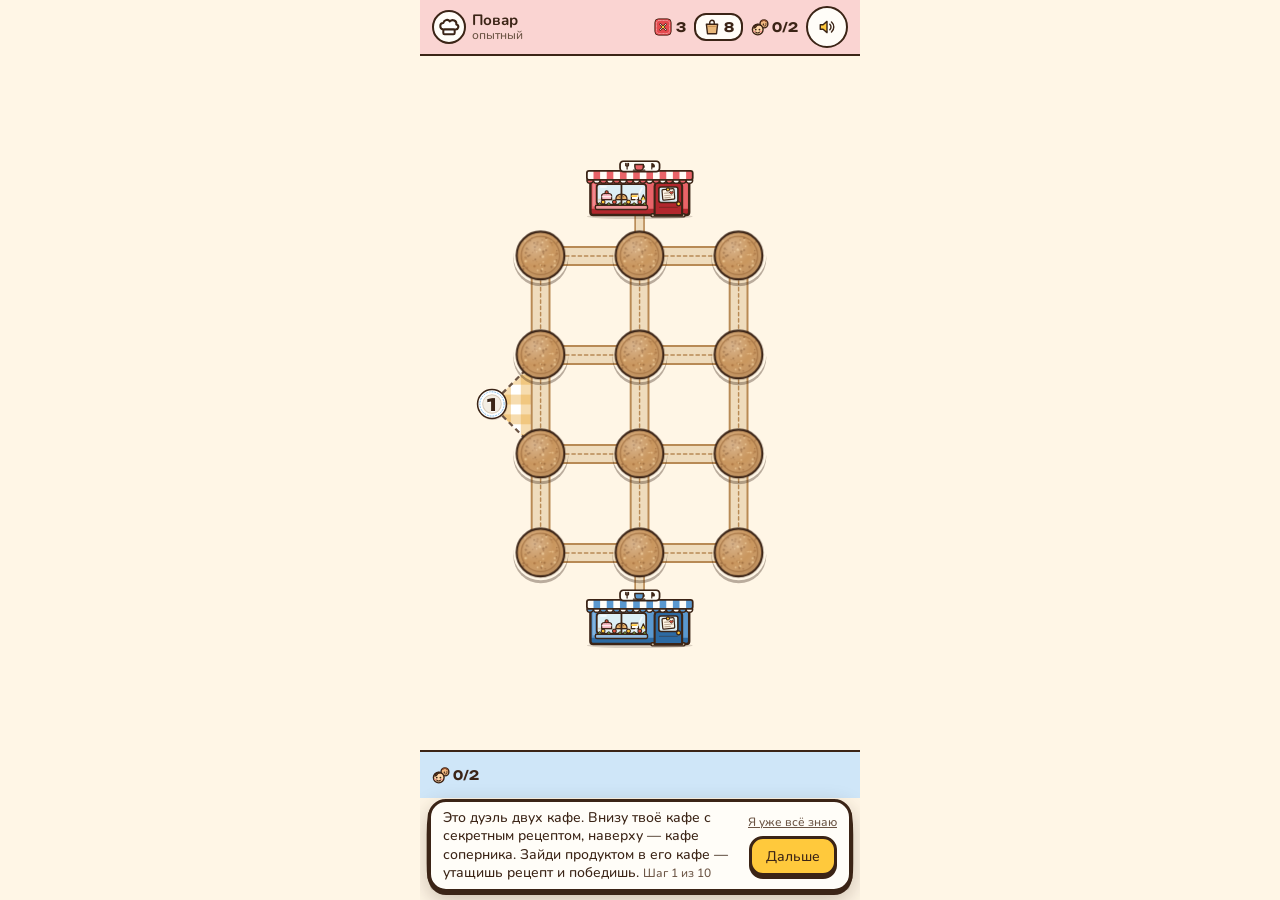
<file: index.html>
<!doctype html>
<html lang="ru">
  <head><meta name="robots" content="noindex">
    <meta charset="utf-8" />
    <meta name="viewport" content="width=device-width, initial-scale=1, viewport-fit=cover" />
    <meta name="theme-color" content="#FFF6E6" />
    <meta name="description" content="Два кафе спорят за гостей: выставляй продукты цепочкой от своего кафе, обслуживай столики или утащи секретный рецепт соперника. Дуэль с поваром или с другом." />
    <link rel="manifest" href="manifest.webmanifest" />
    <link rel="icon" href="icon-192.png" />
    <link rel="apple-touch-icon" href="icon-192.png" />
    <title>Кухонная дуэль</title>
    <script type="module" crossorigin src="./assets/main-Dsvoai9A.js"></script>
    <link rel="modulepreload" crossorigin href="./assets/net-BnhEGn1H.js">
    <link rel="stylesheet" crossorigin href="./assets/main-DQArNLX1.css">
  </head>
  <body>
    <main id="app"></main>
  </body>
</html>
</file>
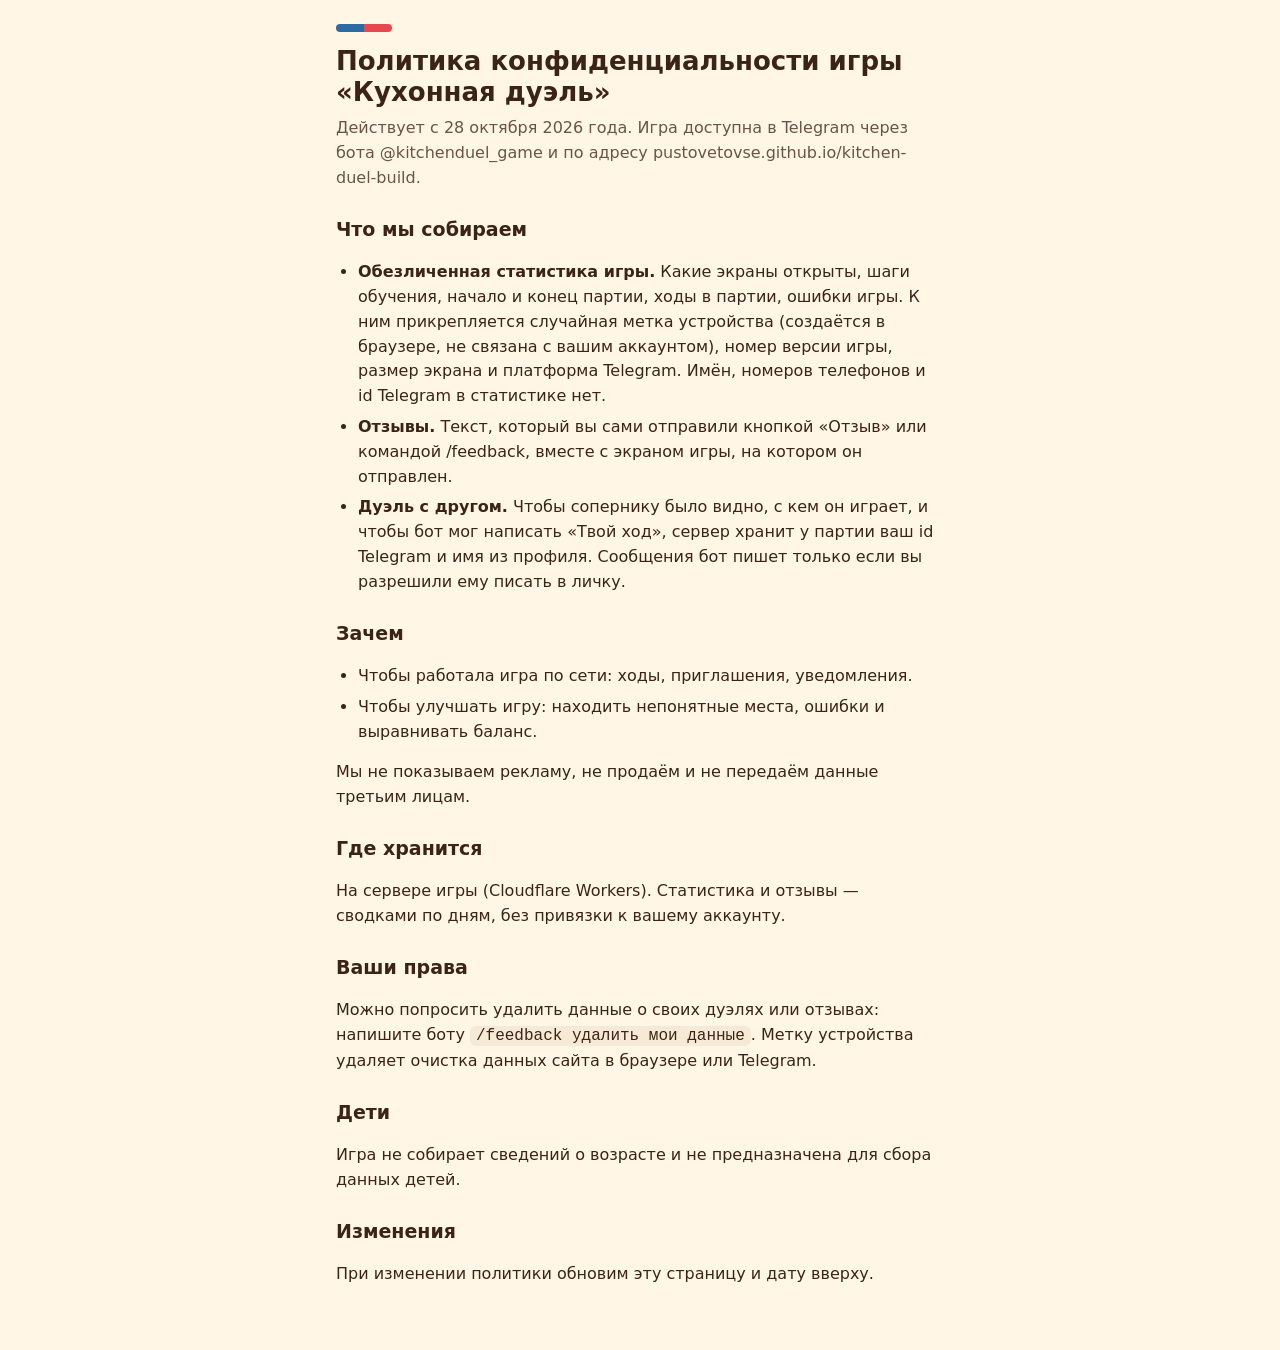
<file: privacy.html>
<!doctype html>
<html lang="ru">
<head>
<meta charset="utf-8" />
<meta name="viewport" content="width=device-width, initial-scale=1" />
<meta name="robots" content="noindex" />
<title>Политика конфиденциальности</title>
<style>
  /* Цвета и формы игры (client/style.css): кремовый стол, чернильный контур, твёрдая тень. Шрифты игры
     лежат в сборке под хешами, здесь — системные с тем же характером. */
  :root { --ink:#3b2416; --ink2:#6b5444; --cream:#fff6e6; --paper:#fffdf8; --tile:#f6ead6; --mustard:#ffc93c; --red:#e5484d; --blue-d:#2c6aa3; }
  * { box-sizing:border-box; }
  body { margin:0; background:var(--cream); color:var(--ink); font:16px/1.55 Nunito, system-ui, -apple-system, "Segoe UI", sans-serif; }
  main { max-width:640px; margin:0 auto; padding:24px 16px 48px; }
  h1 { font-size:26px; line-height:1.2; font-weight:900; margin:0 0 8px; }
  h1::before { content:""; display:block; width:56px; height:8px; margin-bottom:14px; border-radius:4px; background:linear-gradient(90deg, var(--blue-d) 50%, var(--red) 50%); }
  h2 { font-size:19px; font-weight:800; margin:24px 0 8px; }
  section, .card { background:var(--paper); border:3px solid var(--ink); border-radius:18px; box-shadow:0 4px 0 var(--ink); padding:4px 16px 8px; margin:16px 0; }
  p.lead { color:var(--ink2); margin:0 0 8px; }
  a { color:var(--blue-d); }
  ul, ol { padding-left:22px; }
  li { margin:6px 0; }
  .btn { display:inline-block; margin:12px 0 4px; padding:12px 22px; border-radius:16px; background:var(--mustard); color:var(--ink); border:3px solid var(--ink); box-shadow:0 4px 0 var(--ink); text-decoration:none; font-weight:800; }
  .btn:active { transform:translateY(3px); box-shadow:0 1px 0 var(--ink); }
  code { background:var(--tile); padding:1px 6px; border-radius:6px; }
</style>
</head>
<body>
<main>
  <h1>Политика конфиденциальности игры «Кухонная дуэль»</h1>
  <p class="lead">Действует с 28 октября 2026 года. Игра доступна в Telegram через бота @kitchenduel_game и по адресу pustovetovse.github.io/kitchen-duel-build.</p>

  <h2>Что мы собираем</h2>
  <ul>
    <li><b>Обезличенная статистика игры.</b> Какие экраны открыты, шаги обучения, начало и конец партии, ходы в партии, ошибки игры. К ним прикрепляется случайная метка устройства (создаётся в браузере, не связана с вашим аккаунтом), номер версии игры, размер экрана и платформа Telegram. Имён, номеров телефонов и id Telegram в статистике нет.</li>
    <li><b>Отзывы.</b> Текст, который вы сами отправили кнопкой «Отзыв» или командой /feedback, вместе с экраном игры, на котором он отправлен.</li>
    <li><b>Дуэль с другом.</b> Чтобы сопернику было видно, с кем он играет, и чтобы бот мог написать «Твой ход», сервер хранит у партии ваш id Telegram и имя из профиля. Сообщения бот пишет только если вы разрешили ему писать в личку.</li>
  </ul>

  <h2>Зачем</h2>
  <ul>
    <li>Чтобы работала игра по сети: ходы, приглашения, уведомления.</li>
    <li>Чтобы улучшать игру: находить непонятные места, ошибки и выравнивать баланс.</li>
  </ul>
  <p>Мы не показываем рекламу, не продаём и не передаём данные третьим лицам.</p>

  <h2>Где хранится</h2>
  <p>На сервере игры (Cloudflare Workers). Статистика и отзывы — сводками по дням, без привязки к вашему аккаунту.</p>

  <h2>Ваши права</h2>
  <p>Можно попросить удалить данные о своих дуэлях или отзывах: напишите боту <code>/feedback удалить мои данные</code>. Метку устройства удаляет очистка данных сайта в браузере или Telegram.</p>

  <h2>Дети</h2>
  <p>Игра не собирает сведений о возрасте и не предназначена для сбора данных детей.</p>

  <h2>Изменения</h2>
  <p>При изменении политики обновим эту страницу и дату вверху.</p>
</main>
</body>
</html>
</file>
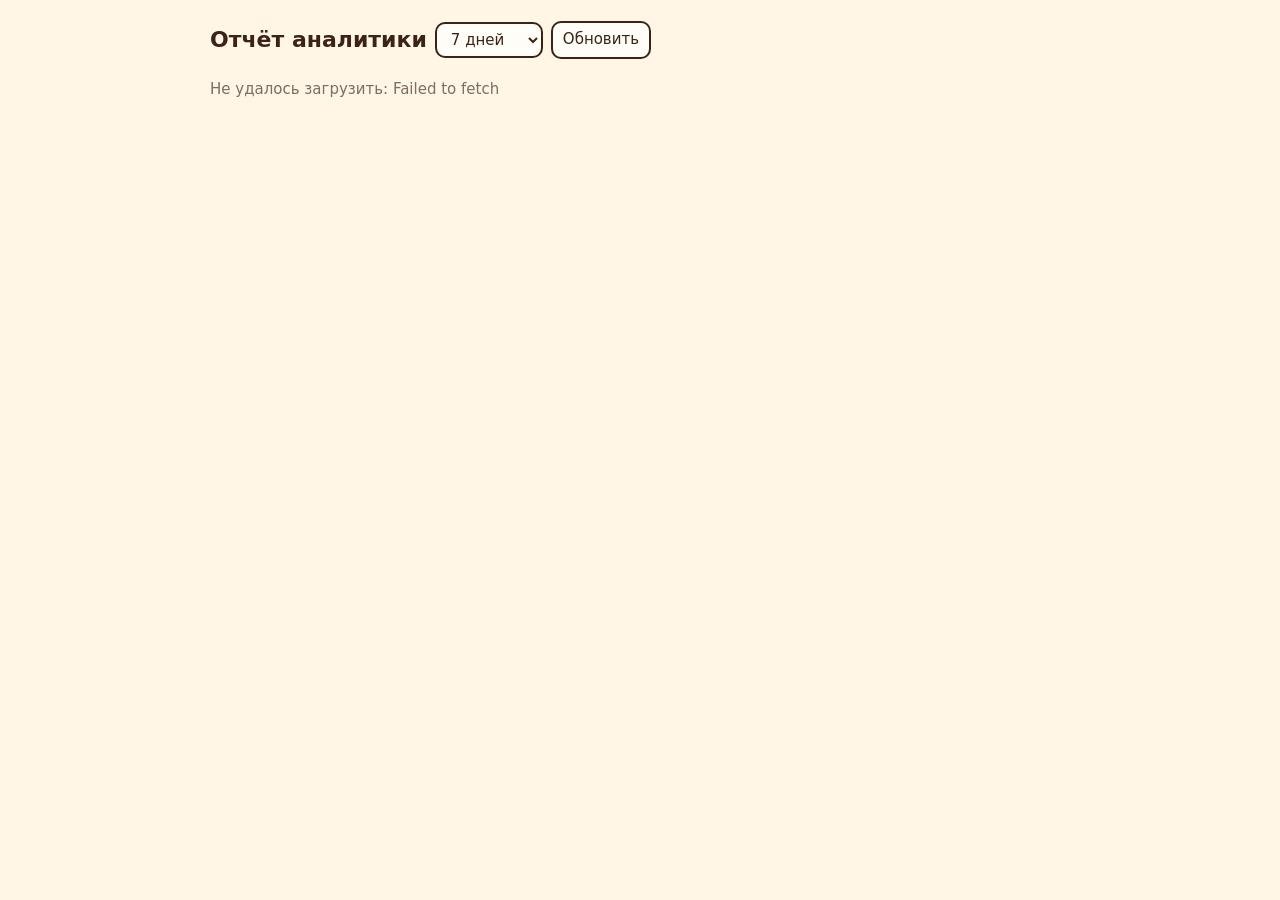
<file: report.html>
<!doctype html>
<html lang="ru">
  <head>
    <meta charset="utf-8" />
    <meta name="viewport" content="width=device-width, initial-scale=1" />
    <meta name="robots" content="noindex" />
    <title>Отчёт · Кухонная дуэль</title>
    <style>:root{--ink:#3b2416;--bg:#fff6e6;--card:#fffdf8;--line:#e6d4b8;--accent:#e5484d}body{background:var(--bg);color:var(--ink);margin:0;font:15px/1.45 system-ui,-apple-system,sans-serif}main{max-width:860px;margin:0 auto;padding:16px}header{flex-wrap:wrap;align-items:center;gap:8px;display:flex}h1{margin:8px 0;font-size:22px}h2{margin:22px 0 8px;font-size:17px}select,button{font:inherit;border:2px solid var(--ink);background:var(--card);color:var(--ink);border-radius:10px;padding:6px 10px}.wrap{background:var(--card);border:1px solid var(--line);border-radius:12px;overflow-x:auto}table{border-collapse:collapse;font-variant-numeric:tabular-nums;width:100%}th,td{border-bottom:1px solid var(--line);text-align:left;white-space:nowrap;padding:6px 10px}th{font-weight:700}li{margin:4px 0}em,.muted{opacity:.65}</style>
    <script type="module" crossorigin src="./assets/report-Cia1f382.js"></script>
    <link rel="modulepreload" crossorigin href="./assets/net-BnhEGn1H.js">
  </head>
  <body>
    <main>
      <header><h1>Отчёт аналитики</h1><select id="days"><option value="1">сегодня</option><option value="7" selected>7 дней</option><option value="30">30 дней</option></select><button id="reload">Обновить</button></header>
      <p class="muted" id="status">Загружаю…</p>
      <div id="out"></div>
    </main>
  </body>
</html>
</file>
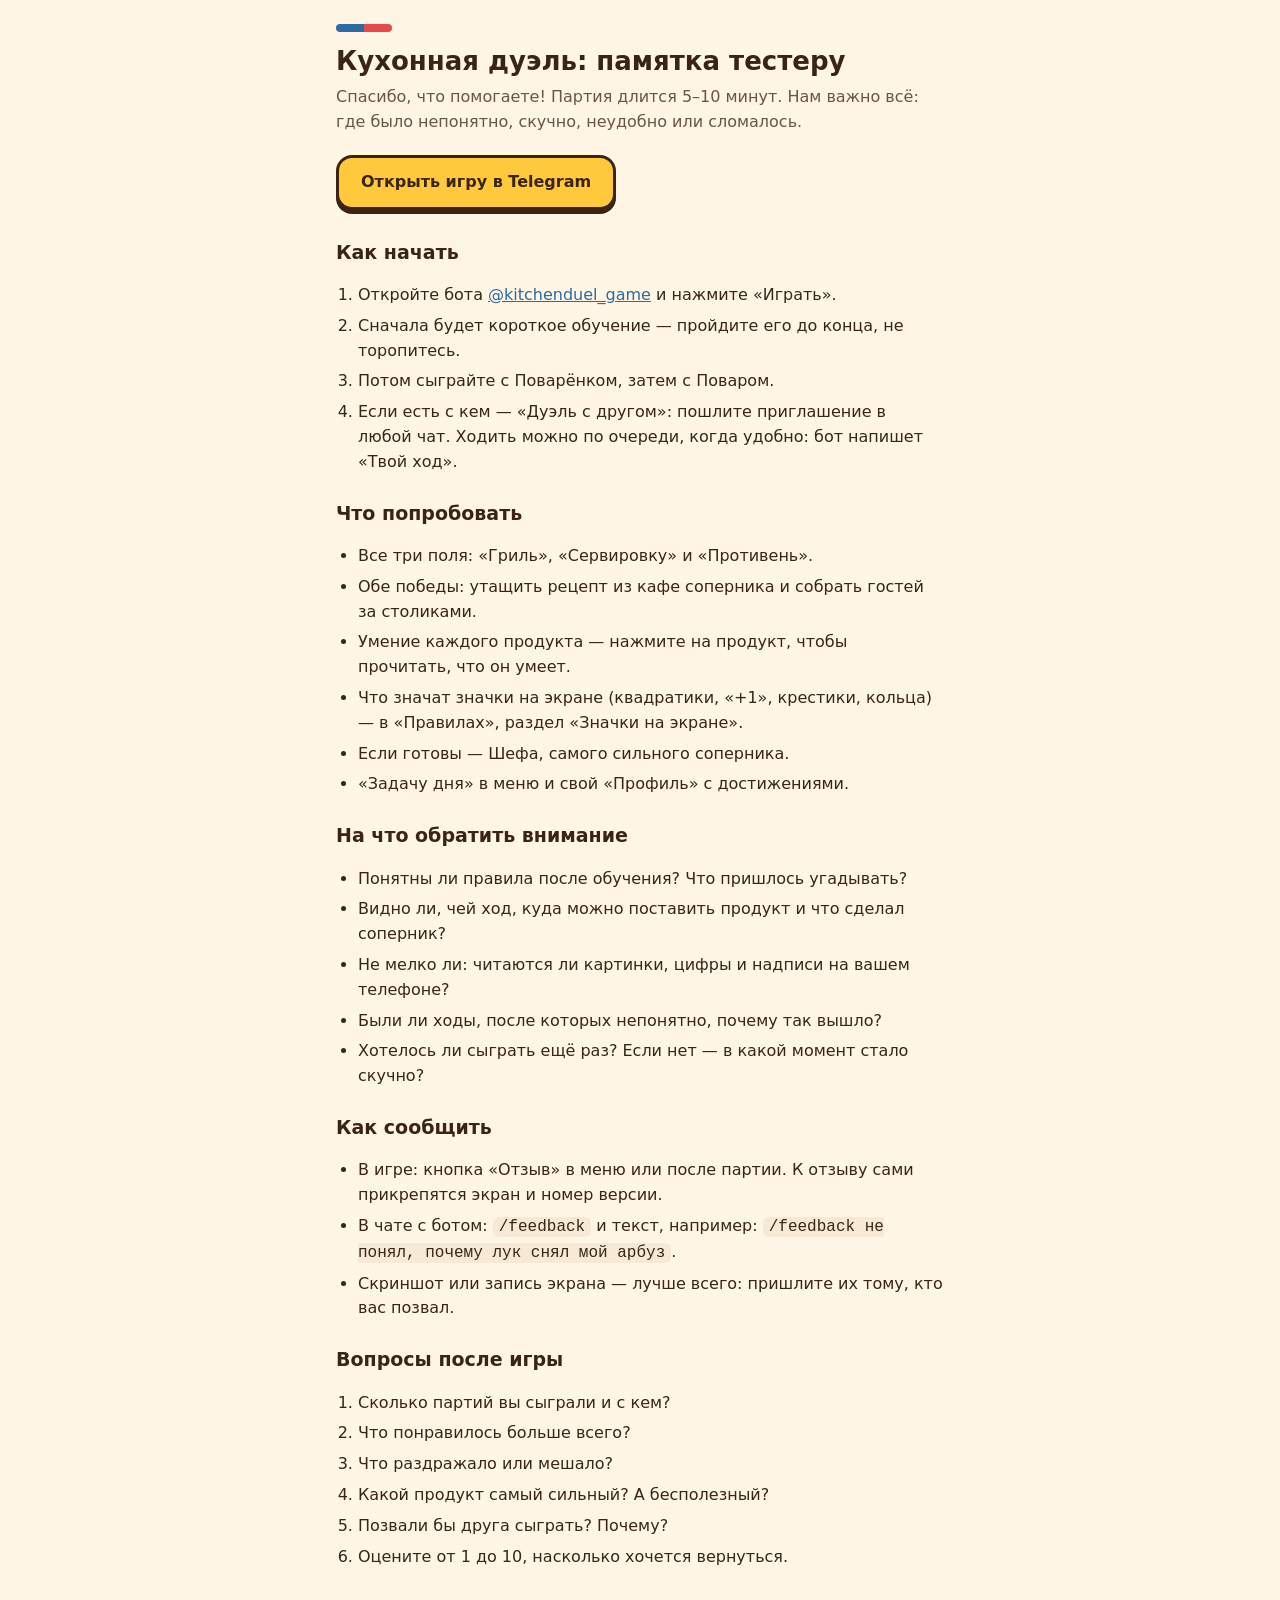
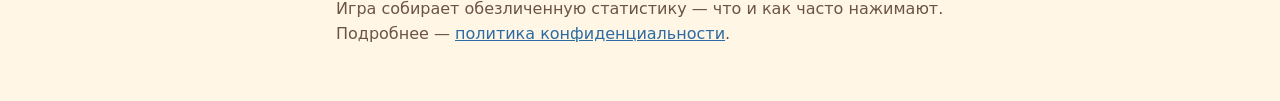
<file: testers.html>
<!doctype html>
<html lang="ru">
<head>
<meta charset="utf-8" />
<meta name="viewport" content="width=device-width, initial-scale=1" />
<meta name="robots" content="noindex" />
<title>Кухонная дуэль: памятка</title>
<style>
  /* Цвета и формы игры (client/style.css): кремовый стол, чернильный контур, твёрдая тень. Шрифты игры
     лежат в сборке под хешами, здесь — системные с тем же характером. */
  :root { --ink:#3b2416; --ink2:#6b5444; --cream:#fff6e6; --paper:#fffdf8; --tile:#f6ead6; --mustard:#ffc93c; --red:#e5484d; --blue-d:#2c6aa3; }
  * { box-sizing:border-box; }
  body { margin:0; background:var(--cream); color:var(--ink); font:16px/1.55 Nunito, system-ui, -apple-system, "Segoe UI", sans-serif; }
  main { max-width:640px; margin:0 auto; padding:24px 16px 48px; }
  h1 { font-size:26px; line-height:1.2; font-weight:900; margin:0 0 8px; }
  h1::before { content:""; display:block; width:56px; height:8px; margin-bottom:14px; border-radius:4px; background:linear-gradient(90deg, var(--blue-d) 50%, var(--red) 50%); }
  h2 { font-size:19px; font-weight:800; margin:24px 0 8px; }
  section, .card { background:var(--paper); border:3px solid var(--ink); border-radius:18px; box-shadow:0 4px 0 var(--ink); padding:4px 16px 8px; margin:16px 0; }
  p.lead { color:var(--ink2); margin:0 0 8px; }
  a { color:var(--blue-d); }
  ul, ol { padding-left:22px; }
  li { margin:6px 0; }
  .btn { display:inline-block; margin:12px 0 4px; padding:12px 22px; border-radius:16px; background:var(--mustard); color:var(--ink); border:3px solid var(--ink); box-shadow:0 4px 0 var(--ink); text-decoration:none; font-weight:800; }
  .btn:active { transform:translateY(3px); box-shadow:0 1px 0 var(--ink); }
  code { background:var(--tile); padding:1px 6px; border-radius:6px; }
</style>
</head>
<body>
<main>
  <h1>Кухонная дуэль: памятка тестеру</h1>
  <p class="lead">Спасибо, что помогаете! Партия длится 5–10 минут. Нам важно всё: где было непонятно, скучно, неудобно или сломалось.</p>
  <a class="btn" href="https://t.me/kitchenduel_game">Открыть игру в Telegram</a>

  <h2>Как начать</h2>
  <ol>
    <li>Откройте бота <a href="https://t.me/kitchenduel_game">@kitchenduel_game</a> и нажмите «Играть».</li>
    <li>Сначала будет короткое обучение — пройдите его до конца, не торопитесь.</li>
    <li>Потом сыграйте с Поварёнком, затем с Поваром.</li>
    <li>Если есть с кем — «Дуэль с другом»: пошлите приглашение в любой чат. Ходить можно по очереди, когда удобно: бот напишет «Твой ход».</li>
  </ol>

  <h2>Что попробовать</h2>
  <ul>
    <li>Все три поля: «Гриль», «Сервировку» и «Противень».</li>
    <li>Обе победы: утащить рецепт из кафе соперника и собрать гостей за столиками.</li>
    <li>Умение каждого продукта — нажмите на продукт, чтобы прочитать, что он умеет.</li>
    <li>Что значат значки на экране (квадратики, «+1», крестики, кольца) — в «Правилах», раздел «Значки на экране».</li>
    <li>Если готовы — Шефа, самого сильного соперника.</li>
    <li>«Задачу дня» в меню и свой «Профиль» с достижениями.</li>
  </ul>

  <h2>На что обратить внимание</h2>
  <ul>
    <li>Понятны ли правила после обучения? Что пришлось угадывать?</li>
    <li>Видно ли, чей ход, куда можно поставить продукт и что сделал соперник?</li>
    <li>Не мелко ли: читаются ли картинки, цифры и надписи на вашем телефоне?</li>
    <li>Были ли ходы, после которых непонятно, почему так вышло?</li>
    <li>Хотелось ли сыграть ещё раз? Если нет — в какой момент стало скучно?</li>
  </ul>

  <h2>Как сообщить</h2>
  <ul>
    <li>В игре: кнопка «Отзыв» в меню или после партии. К отзыву сами прикрепятся экран и номер версии.</li>
    <li>В чате с ботом: <code>/feedback</code> и текст, например: <code>/feedback не понял, почему лук снял мой арбуз</code>.</li>
    <li>Скриншот или запись экрана — лучше всего: пришлите их тому, кто вас позвал.</li>
  </ul>

  <h2>Вопросы после игры</h2>
  <ol>
    <li>Сколько партий вы сыграли и с кем?</li>
    <li>Что понравилось больше всего?</li>
    <li>Что раздражало или мешало?</li>
    <li>Какой продукт самый сильный? А бесполезный?</li>
    <li>Позвали бы друга сыграть? Почему?</li>
    <li>Оцените от 1 до 10, насколько хочется вернуться.</li>
  </ol>

  <p class="lead" style="margin-top:28px">Игра собирает обезличенную статистику — что и как часто нажимают. Подробнее — <a href="privacy.html">политика конфиденциальности</a>.</p>
</main>
</body>
</html>
</file>
<file: assets/main-DQArNLX1.css>
@font-face{font-family:Nunito;font-style:normal;font-weight:400 900;font-display:swap;src:url(./nunito-cyrillic-CY6AOgYE.woff2)format("woff2");unicode-range:U+301,U+400-45F,U+490-491,U+4B0-4B1,U+2116}@font-face{font-family:Nunito;font-style:normal;font-weight:400 900;font-display:swap;src:url(./nunito-latin-BzFMHfZw.woff2)format("woff2");unicode-range:U+??,U+131,U+152-153,U+2BB-2BC,U+2C6,U+2DA,U+2DC,U+304,U+308,U+329,U+2000-206F,U+20AC,U+2122,U+2191,U+2193,U+2212,U+2215,U+FEFF,U+FFFD}@font-face{font-family:Unbounded;font-style:normal;font-weight:400 900;font-display:swap;src:url(./unbounded-cyrillic-C627f1f8.woff2)format("woff2");unicode-range:U+301,U+400-45F,U+490-491,U+4B0-4B1,U+2116}@font-face{font-family:Unbounded;font-style:normal;font-weight:400 900;font-display:swap;src:url(./unbounded-latin-D5afBTBx.woff2)format("woff2");unicode-range:U+??,U+131,U+152-153,U+2BB-2BC,U+2C6,U+2DA,U+2DC,U+304,U+308,U+329,U+2000-206F,U+20AC,U+2122,U+2191,U+2193,U+2212,U+2215,U+FEFF,U+FFFD}:root{--ink:#3b2416;--ink2:#6b5444;--cream:#fff6e6;--paper:#fffdf8;--tile:#f6ead6;--grout:#e6d4b8;--wood:#e9b87a;--blue:#3d86c6;--blue-l:#cfe6f8;--red:#e5484d;--red-l:#fad4d2;--mustard:#ffc93c;--leaf:#5db33a;--leaf-l:#ddf2cc;--blue-d:#2c6aa3;--red-d:#b2272d;--display:"Unbounded", "Nunito", system-ui, sans-serif;--body:"Nunito", system-ui, sans-serif;--cs:50px}*{box-sizing:border-box;-webkit-tap-highlight-color:transparent}html,body{background:var(--cream);height:100%;color:var(--ink);font:500 15px/1.35 var(--body);margin:0}body{overscroll-behavior:none;-webkit-user-select:none;user-select:none}button{font:inherit;color:inherit;cursor:pointer}button:disabled{opacity:.45;cursor:default}#app{flex-direction:column;max-width:440px;height:100%;margin:0 auto;display:flex;position:relative;overflow:hidden}.ic{flex:none;width:26px;height:26px}.ic.sm{width:18px;height:18px}h1,h2,h3{font-family:var(--display);margin:0}p,li{text-wrap:pretty}.sr{clip:rect(0 0 0 0);white-space:nowrap;width:1px;height:1px;position:absolute;overflow:hidden}#app{touch-action:manipulation}.menu{flex-direction:column;flex:1;gap:14px;padding:28px 20px 20px;display:flex;overflow:auto}.logo{justify-items:center;margin:6px 0 4px;line-height:.95;display:grid}.logo .l1{font:900 30px var(--display);color:var(--blue)}.logo .l2{font:900 44px var(--display);color:var(--red)}.hero{justify-content:center;gap:10px;display:flex}.hero img{width:92px;height:92px}@media (height<=700px){.menu{gap:10px;padding-top:16px}.logo{margin:0}.logo .l1{font-size:24px}.logo .l2{font-size:36px}.hero img{width:60px;height:60px}.opt{padding:8px 10px}}@media (height<=600px){.hero{display:none}}.group{gap:6px;display:grid}.group>b{font:800 13px var(--display);text-transform:uppercase;letter-spacing:.06em;color:var(--ink2)}.seg{grid-template-columns:1fr 1fr;gap:8px;display:grid}.opt{text-align:left;background:var(--paper);border:2px solid var(--ink);border-radius:14px;gap:2px;padding:10px 12px;display:grid}.opt small{color:var(--ink2);font-size:12px}.opt b{font:800 14px var(--display)}.opt[aria-pressed=true]{background:var(--leaf-l);box-shadow:inset 0 0 0 3px var(--leaf)}.seg.three{grid-template-columns:repeat(3,minmax(0,1fr))}.seg.three .opt{padding:9px 8px}.seg.three .opt b{font:800 14px var(--body);white-space:nowrap}.seg.maps{grid-template-columns:repeat(3,minmax(0,1fr))}.opt.map{text-align:center;justify-items:center;gap:4px;padding:8px 6px}.opt.map b{font:800 13px var(--body);white-space:nowrap}.thumb{width:100%;height:58px}.thumb polyline{stroke:#c9a274;stroke-width:.16px;stroke-linecap:round;fill:none}.thumb polyline.hq{stroke-dasharray:.08 .1}.thumb .bs{fill:#c9965e;stroke:var(--ink);stroke-width:.07px}.thumb .pl{fill:#fff;stroke:#e8a838;stroke-width:.08px}.thumb .fr{stroke:var(--ink);stroke-width:.07px}.thumb .fr0{fill:var(--blue)}.thumb .fr1{fill:var(--red)}.cta{background:var(--mustard);border:3px solid var(--ink);width:100%;box-shadow:0 5px 0 var(--ink);font:800 18px var(--display);border-radius:18px;justify-content:center;align-items:center;gap:8px;padding:14px;display:flex}.cta:active{box-shadow:0 2px 0 var(--ink);transform:translateY(3px)}.ghost{background:var(--paper);border:2px solid var(--ink);border-radius:14px;justify-content:center;align-items:center;gap:6px;padding:10px 6px;font-size:14px;display:flex}.row2{grid-template-columns:1fr 1fr;gap:8px;width:100%;display:grid}.ghost.wide{width:100%}.hud{align-items:center;gap:8px;min-height:48px;padding:6px 12px;display:flex}.hud.top{background:var(--red-l);border-bottom:2px solid var(--ink)}.hud.bottom{border-top:2px solid var(--ink);background:var(--blue-l)}.who{align-items:center;gap:6px;margin-right:auto;line-height:1.1;display:flex}.who small{color:var(--ink2);font-size:12px;display:block}.ava{background:var(--paper);border:2px solid var(--ink);border-radius:50%;width:34px;height:34px;padding:2px}.backs{display:flex}.backs img{width:18px;height:18px;margin-left:-6px}.backs img:first-child{margin:0}.stat{font:700 13px var(--display);font-variant-numeric:tabular-nums;align-items:center;gap:3px;display:inline-flex}.amb{display:flex}.amb img{width:22px;height:22px}.amb.on img:first-child{animation:.8s ease-in-out infinite alternate pulse}.round{border:2px solid var(--ink);background:var(--paper);border-radius:50%;flex:none;place-items:center;width:42px;height:42px;padding:0;display:grid;position:relative}.round:before{content:"";border-radius:50%;position:absolute;inset:-3px}.say{z-index:7;height:30px;color:var(--ink);text-align:center;background:var(--red-l);font-size:13px;line-height:1.3;position:relative}.say-in{background:inherit;border-bottom:2px solid var(--ink);min-height:100%;padding:6px 12px 5px;position:absolute;inset:0 0 auto}.say b{font:800 12px var(--display);margin-right:4px}.say.me{background:var(--blue-l)}.field{flex:1;align-content:center;justify-items:center;min-height:0;padding:4px 10px 2px;display:grid;overflow:hidden}.fridge-row{grid-template-columns:repeat(var(--w), var(--cs));height:34px;display:grid;overflow:visible}.fridge-row button{background:0 0;border:0;padding:0;position:relative}.fridge-row button:disabled{opacity:1}.fridge-row img{object-fit:contain;width:100%;max-width:180px;height:40px;margin-top:-4px}.fridge-row .reach img{filter:drop-shadow(0 0 6px var(--leaf));animation:1.1s ease-in-out infinite alternate glow}@keyframes glow{to{transform:scale(1.06)}}.board{grid-template-columns:repeat(var(--w), var(--cs));grid-template-rows:repeat(var(--h), var(--cs));background:var(--grout);border:3px solid var(--ink);border-radius:14px;gap:3px;padding:3px;display:grid}.cell{background:var(--tile);border:0;border-radius:8px;place-items:center;padding:0;display:grid;position:relative}.cell.void{background:0 0}.cell.reg{--g:#c9925438;background-color:var(--paper);background-image:linear-gradient(90deg, var(--g) 50%, transparent 0), linear-gradient(var(--g) 50%, transparent 0);background-size:12px 12px}.cell.own0{--g:#3d86c652}.cell.own1{--g:#e5484d4d}.cell[data-e*=T]{border-top:3px dashed var(--ink2)}.cell[data-e*=B]{border-bottom:3px dashed var(--ink2)}.cell[data-e*=L]{border-left:3px dashed var(--ink2)}.cell[data-e*=R]{border-right:3px dashed var(--ink2)}.cell.own0[data-e]{border-color:var(--blue)}.cell.own1[data-e]{border-color:var(--red)}.cell.last:after{content:"";border:3px solid var(--red);pointer-events:none;border-radius:10px;position:absolute;inset:2px}.plate{z-index:2;pointer-events:none;width:24px;height:24px;position:absolute;top:-7px;left:-6px}.plate img{width:100%}.plate em{font:800 10px var(--display);place-items:center;font-style:normal;display:grid;position:absolute;inset:0}.plate.p0:after,.plate.p1:after{content:"";border:3px solid var(--blue);border-radius:50%;position:absolute;inset:1px}.plate.p1:after{border-color:var(--red)}.pc{--sz:calc(var(--cs) * .83);width:var(--sz);height:var(--sz);background:radial-gradient(circle at 50% 42%, var(--paper) 55%, var(--rim-l) 56%);border:3px solid var(--rim);box-shadow:0 3px 0 var(--ink), inset 0 0 0 2px var(--ink);border-radius:50%;flex:none;place-items:center;padding:0;display:grid;position:relative}.pc.s0{--rim:var(--blue);--rim-l:var(--blue-l);--rim-d:var(--blue-d)}.pc.s1{--rim:var(--red);--rim-l:var(--red-l);--rim-d:var(--red-d)}.pc img{width:calc((var(--sz) - 6px) * var(--sc,.8));height:calc((var(--sz) - 6px) * var(--sc,.8));object-fit:contain;pointer-events:none;max-width:100%;max-height:100%}.pc b{--bd:clamp(15px, calc(var(--sz) * .36), 19px);right:calc(var(--bd) * -.5);bottom:calc(var(--bd) * -.5);width:var(--bd);height:var(--bd);box-sizing:border-box;background:var(--rim-d);color:#fff;border:2px solid var(--ink);font:800 calc(var(--bd) * .6) / calc(var(--bd) - 4px) var(--display);text-align:center;z-index:1;border-radius:50%;position:absolute}.pc .lidmark{width:22px;height:22px;position:absolute;top:-6px;left:-6px}.pc.stack{box-shadow:0 3px 0 var(--ink), 4px -4px 0 -1px var(--rim-l), 4px -4px 0 1px var(--ink), inset 0 0 0 2px var(--ink)}.pc.link:after,.pc.cut:after{content:"";border:2px solid var(--ink);background:var(--paper) center/12px no-repeat;z-index:1;border-radius:50%;width:16px;height:16px;position:absolute;top:-4px;right:-4px}.pc.link:after{background-color:var(--blue-l);background-image:url("data:image/svg+xml,%3Csvg xmlns='http://www.w3.org/2000/svg' viewBox='0 0 16 16'%3E%3Cg fill='none' stroke='%232c6aa3' stroke-width='2.2'%3E%3Crect x='1.5' y='5' width='7' height='6' rx='3'/%3E%3Crect x='7.5' y='5' width='7' height='6' rx='3'/%3E%3C/g%3E%3C/svg%3E")}.pc.cut{--rim:#9c8b7c;--rim-l:var(--tile);--rim-d:#7d6c5e;border-style:dashed}.pc.cut img{filter:grayscale();opacity:.45}.pc.cut:after{background-image:url("data:image/svg+xml,%3Csvg xmlns='http://www.w3.org/2000/svg' viewBox='0 0 16 16'%3E%3Cpath d='M4 4l8 8M12 4l-8 8' stroke='%23b2272d' stroke-width='2.6' stroke-linecap='round'/%3E%3C/svg%3E")}.hint{border:3px dashed var(--leaf);pointer-events:none;background:#5db33a24;border-radius:50%;animation:1.2s ease-in-out infinite alternate pulse;position:absolute;inset:6px}.hint.aim{border-color:var(--red);background:#e5484d24}.pc.target{box-shadow:0 3px 0 var(--ink), 0 0 0 3px var(--paper), 0 0 0 7px var(--leaf), inset 0 0 0 2px var(--ink);animation:1.2s ease-in-out infinite alternate pulse}.pc.aim{box-shadow:0 3px 0 var(--ink), 0 0 0 3px var(--paper), 0 0 0 7px var(--red), inset 0 0 0 2px var(--ink);animation:1.2s ease-in-out infinite alternate pulse}@keyframes pulse{to{transform:scale(.9)}}.turn{-webkit-line-clamp:4;text-align:right;min-width:0;color:var(--ink2);text-wrap:pretty;-webkit-box-orient:vertical;flex:1;margin-left:8px;font-size:12px;line-height:1.3;display:-webkit-box;overflow:hidden}.turn b{color:var(--ink);font-size:12px;display:block}.tray{padding:10px 10px calc(12px + env(safe-area-inset-bottom));background:linear-gradient(var(--blue-l), var(--cream));align-items:stretch;gap:8px;display:flex}.rack{scrollbar-width:none;border-style:solid;border-width:12px 26px 14px;border-image:url(./tray-cABU_V3R.svg) 22 56 26 fill/12px 26px 14px;flex:1;align-items:center;gap:2px;min-width:0;min-height:90px;padding:0 6px;display:flex;overflow:auto hidden}.rack .pc{--sz:42px;margin-right:-2px}.rack.crowded .pc{--sz:35px;margin-right:calc(-1 * var(--ov,15px))}.rack.crowded .pc:hover,.rack.crowded .pc.sel{z-index:1}.rack .pc:last-child{margin-right:0}.rack:after{content:"";flex:0 0 4px}.rack.crowded .pc b{right:auto;left:calc(var(--bd) * -.5);z-index:2;pointer-events:none}.rack .pc.sel{box-shadow:0 3px 0 var(--ink), 0 0 0 4px var(--leaf), inset 0 0 0 2px var(--ink);transform:translateY(-6px)}.rack .empty{color:var(--ink2);padding:0 6px;font-size:13px}.acts{gap:6px;width:72px;display:grid}.tools{background:var(--blue-l);gap:6px;padding:8px 10px 0;display:flex}.tools .act{flex:1}.act{background:var(--mustard);border:3px solid var(--ink);box-shadow:0 3px 0 var(--ink);white-space:nowrap;border-radius:12px;justify-content:center;align-items:center;gap:4px;padding:6px 4px;font-size:12px;line-height:1.1;display:flex}.act.alt{background:var(--paper)}.act[aria-pressed=true]{background:var(--leaf-l);box-shadow:inset 0 0 0 3px var(--leaf)}.act img{width:20px;height:20px}.thinking{animation:.6s ease-in-out infinite alternate pulse}.sheet{z-index:10;background:#3b241673;align-items:flex-end;display:flex;position:absolute;inset:0}.sheet>div{background:var(--paper);border:3px solid var(--ink);width:100%;max-height:92%;padding-bottom:env(safe-area-inset-bottom);border-bottom:0;border-radius:22px 22px 0 0;overflow:auto}.sheet-head{border-bottom:2px solid var(--ink);font:800 15px var(--display);align-items:center;gap:8px;padding:14px 16px;display:flex}.sheet-head b{margin-right:auto}.sheet-head button{background:0 0;border:0;padding:0}.sheet-note{color:var(--ink2);margin:0;padding:10px 16px;font-size:13px}.roster{gap:4px;margin:0;padding:0 16px 10px;list-style:none;display:grid}.roster li{border-bottom:1px dashed var(--grout);grid-template-columns:40px 1fr auto;align-items:center;gap:10px;padding:4px 0;display:grid}.roster img{width:40px;height:40px}.roster small{color:var(--ink2);font-size:12px;line-height:1.3;display:block}.dots{gap:5px;display:flex}.dots i{border:2px solid var(--ink);background:var(--paper);border-radius:50%;width:14px;height:14px}.dots i.gone{background:var(--red)}.sheet-foot{border-top:2px solid var(--ink);background:var(--red-l);justify-content:space-between;padding:12px 16px;font-size:13px;display:flex}.picks{flex-wrap:wrap;justify-content:center;gap:10px;padding:14px 16px 18px;display:flex}.picks button{width:84px}.picks small{color:var(--ink2);font-size:12px;display:block}.picks button{background:var(--paper);border:2px solid var(--ink);border-radius:14px;justify-items:center;gap:4px;padding:8px 2px;font-size:12px;display:grid}.picks img{width:44px;height:44px}.rules{padding:6px 16px 18px;font-size:14px}.rules p{margin:8px 0}.rules ul{margin:6px 0;padding-left:18px}.over{text-align:center;flex-direction:column;flex:1;align-items:center;gap:10px;padding:30px 22px 22px;display:flex;position:relative;overflow:hidden auto}.over:has(.new-badges) .hero-unit{zoom:.6}.over:has(.new-badges){gap:8px;padding-top:20px}.over.win{background:var(--blue-l)}.over.lose{background:var(--red-l)}.over.draw{background:var(--tile)}.burst{background:repeating-conic-gradient(from 0deg at 50% 46%, #ffffff8c 0 10deg, transparent 10deg 20deg);z-index:0;position:absolute;inset:-40%}.over>*{z-index:1;position:relative}.eyebrow{font:700 12px var(--display);letter-spacing:.08em;text-transform:uppercase;margin:0}.over h2{font-size:27px;font-weight:900}.hero-unit{flex-shrink:0;width:260px;height:200px;position:relative}@media (height<=700px){.over{gap:8px;padding-top:22px}.over h2{margin:0;font-size:24px}.hero-unit{zoom:.72}}@media (height<=580px){.hero-unit{zoom:.55}.why{font-size:12px}}.hero-fridge{width:240px;position:absolute;bottom:0;left:10px;transform:rotate(-4deg)}.hero-melon{width:130px;animation:.9s ease-in-out infinite alternate hop;position:absolute;bottom:54px;left:70px}@keyframes hop{to{transform:translateY(-12px)rotate(-6deg)}}.score{font:900 28px var(--display);align-items:center;gap:10px;display:flex}.score span{align-items:center;gap:6px;display:inline-flex}.score .s0{color:var(--blue-d)}.score .s1{color:var(--red-d)}.why{color:var(--ink2);max-width:300px;margin:0;font-size:13px}.over .cta{margin-top:auto}@media (prefers-reduced-motion:reduce){.focus,.hint,.pc.target,.pc.aim,.hero-melon,.fridge-row .reach img,.thinking,.amb.on img{animation:none}}.stat.tap{border:2px solid var(--ink);background:var(--paper);color:var(--ink);border-radius:12px;padding:3px 7px;position:relative}.stat.tap:before{content:"";position:absolute;inset:-8px -4px}.rack .pc.off{opacity:.35}.focus{outline:4px solid var(--leaf);outline-offset:3px;animation:1s ease-in-out infinite alternate pulse}.coach{background:var(--paper);border:3px solid var(--ink);box-shadow:0 4px 0 var(--ink);border-radius:18px;flex:none;margin:8px 10px 0;padding:10px 14px 8px;font-size:14px;line-height:1.35}.coach p{margin:0 0 8px}.coach-foot{align-items:center;gap:10px;display:flex}.coach-foot small{color:var(--ink2);margin-right:auto}.coach .act{padding:8px 16px;font-size:14px}.textlink{color:var(--ink2);background:0 0;border:0;margin:-12px -6px;padding:12px 6px;font-size:12px;text-decoration:underline}.info{z-index:7;background:var(--paper);border:3px solid var(--ink);box-shadow:0 5px 0 var(--ink);border-radius:18px;grid-template-columns:64px 1fr;align-items:center;gap:10px;padding:12px;font-size:14px;display:grid;position:absolute;top:86px;left:10px;right:10px}.info>img{width:64px;height:64px}.info small{color:var(--ink2);margin-top:3px;font-size:13px;display:block}.roster-head{font:800 12px var(--display);grid-template-columns:40px 1fr 62px 62px;gap:10px;padding:0 16px;display:grid}.roster-head .s0{color:var(--blue-d)}.roster-head .s1{color:var(--red-d)}.roster.two li{grid-template-columns:40px 1fr 62px 62px}.dots i.left.s0{background:var(--blue)}.dots i.left.s1{background:var(--red)}.dots i.inhand{box-shadow:0 0 0 2px var(--paper), 0 0 0 4px var(--mustard)}@media (prefers-reduced-motion:reduce){.focus{animation:none}}.say:empty{display:none}@media (width<=360px){.who .ava{display:none}.who small{white-space:nowrap}}@media (height<=620px){.hud{min-height:42px;padding:3px 10px}.hud .round{width:40px;height:40px}.say{height:26px}.say-in{padding:4px 10px 3px}.turn{-webkit-line-clamp:4}.fridge-row{height:26px}.fridge-row img{height:30px}.tray{padding:6px 8px calc(8px + env(safe-area-inset-bottom))}.rack{min-height:86px}.rack .pc{--sz:40px}.act{padding:4px}.coach{margin-top:6px;padding:8px 12px 6px;font-size:13px;line-height:1.3}.coach p{margin-bottom:4px}}.board-g{width:calc(var(--u,56px) * var(--sw));height:calc(var(--u,56px) * var(--sh));--u:inherit;position:relative}.board-g svg{width:100%;height:100%;position:absolute;inset:0}.board-g .face{fill:url(#nap);stroke:var(--ink2);stroke-width:.035px;stroke-dasharray:.08 .06;stroke-linejoin:round}.board-g .face.own0{fill:url(#nap0);stroke:var(--blue)}.board-g .face.own1{fill:url(#nap1);stroke:var(--red)}.board-g .run-edge{stroke:#b88a55;stroke-width:.3px;stroke-linecap:round}.board-g .path{stroke:#efdcbd;stroke-width:.24px;stroke-linecap:round}.board-g .stitch{stroke:#b88a55;stroke-width:.022px;stroke-dasharray:.05 .045;stroke-linecap:round}.board-g .run-edge.hqp{stroke-width:.16px}.board-g .path.hqp{stroke-width:.11px}.board-g .stitch.hqp{display:none}.base{width:calc(var(--u) * var(--bs,.84));height:calc(var(--u) * var(--bs,.84));z-index:2;background:url(./coaster-Dc55M_Cw.svg) 50%/100% no-repeat;border:0;border-radius:50%;place-items:center;padding:0;display:grid;position:absolute;transform:translate(-50%,-50%);box-shadow:0 3px #3b241659}.base .pc{--sz:calc(var(--u) * var(--bs,.84));position:absolute;inset:-3px}.base .hint{inset:3px}.base.last:after{content:"";border:3px solid var(--red);pointer-events:none;border-radius:50%;position:absolute;inset:-6px}.plate-g{width:calc(var(--u) * .5);height:calc(var(--u) * .5);z-index:1;pointer-events:none;position:absolute;transform:translate(-50%,-50%)}.plate-g img{width:100%}.plate-g em{font:800 12px var(--display);place-items:center;font-style:normal;display:grid;position:absolute;inset:0}.plate-g.p0:after,.plate-g.p1:after{content:"";border:3px solid var(--blue);border-radius:50%;position:absolute;inset:1px}.plate-g.p1:after{border-color:var(--red)}.fridge-g{width:calc(var(--u) * 1.9);height:calc(var(--u) * .9);z-index:2;background:0 0;border:0;padding:0;position:absolute;transform:translate(-50%,-50%)}.fridge-g img{object-fit:contain;width:100%;height:100%}.fridge-g:disabled{opacity:1;cursor:default}.fridge-g.reach img{filter:drop-shadow(0 0 6px var(--leaf));animation:1.1s ease-in-out infinite alternate glow}@media (prefers-reduced-motion:reduce){.fridge-g.reach img{animation:none}}@media (width<=340px){.rack.crowded .pc{--sz:32px}}.tray{margin:4px 6px calc(8px + env(safe-area-inset-bottom));background:0 0;border-style:solid;border-width:12px 26px 14px;border-image:url(./tray-cABU_V3R.svg) 22 56 26 fill/12px 26px 14px;align-items:center;gap:4px;min-height:90px;padding:0 4px}.rack{border:0;border-image:;min-height:64px;padding:0 2px}.acts{width:60px}.act{border-radius:14px;flex-direction:column;gap:2px;min-height:56px;font-size:11px}@media (height<=620px){.tray{min-height:86px}.rack{min-height:60px}}@media (width<=360px){.hud.top{gap:5px;padding-left:8px;padding-right:8px}.hud.top .who{flex:1 1 0;min-width:0}.hud.top .who>span{min-width:0}.hud.top .who b,.hud.top .who small{text-overflow:ellipsis;white-space:nowrap;display:block;overflow:hidden}.hud.top .backs img{width:15px;height:15px;margin-left:-9px}.hud.top .round{width:38px;height:38px}.hud.top .stat.tap{padding:3px 5px}}@media (width<=340px){.seg.three .opt,.opt.map{padding-left:4px;padding-right:4px}.seg.three .opt b,.opt.map b{font-size:12px}.seg.three .opt small{font-size:11px}}@media (width<=380px){.hud.bottom{gap:6px;padding-inline:8px}.turn{margin-left:2px}.turn b{display:inline}.turn b:after{content:" · "}}.draw-ic{align-items:flex-start;display:inline-flex}.draw-ic i{text-align:center;min-width:22px;color:var(--ink);border:2px solid var(--ink);background:#7cc74a;border-radius:10px;margin:-4px 0 0 -5px;padding:0 3px;font-size:12px;font-style:normal;font-weight:800;line-height:16px}.fx-in,.fx-cover,.fx-slide,.fx-gone,.fx-take,.fx-hit{animation-delay:var(--fxd,0s);animation-fill-mode:both}.base .pc.fx-in{animation:.26s cubic-bezier(.16,1,.3,1) fx-in}.base .pc.fx-in.fx-foe{animation:.36s cubic-bezier(.16,1,.3,1) fx-foe}@keyframes fx-in{0%{opacity:0;transform:scale(.45)}60%{opacity:1}}@keyframes fx-foe{0%{opacity:0;transform:translateY(-55%)scale(.7)}55%{opacity:1}}.base .pc.fx-cover{animation:.34s cubic-bezier(.3,.7,.4,1) fx-cover}@keyframes fx-cover{0%{opacity:.3;transform:translateY(-45%)scale(1.18)}65%{opacity:1;transform:scale(.9,1.06)}to{transform:none}}.base .pc.fx-slide{animation:.42s cubic-bezier(.16,1,.3,1) fx-slide}@keyframes fx-slide{0%{transform:translate(calc(var(--u) * var(--dx)), calc(var(--u) * var(--dy)))}}.base .pc.fx-gone{pointer-events:none;animation:.4s ease-in forwards fx-gone}@keyframes fx-gone{to{opacity:0;transform:scale(.3)translateY(30%)}}.board-g .face.fx-take{animation:.6s ease-out fx-fill}@keyframes fx-fill{0%{fill-opacity:.15}}.plate-g.fx-take{animation:.5s cubic-bezier(.16,1,.3,1) fx-plate}@keyframes fx-plate{0%{transform:translate(-50%,-50%)scale(1.5)}}.fridge-g.fx-hit img{animation:.5s ease-out fx-hit;animation-delay:var(--fxd,0s)}@keyframes fx-hit{20%{transform:rotate(-5deg)scale(1.08)}45%{transform:rotate(4deg)}70%{transform:rotate(-2deg)}}@media (prefers-reduced-motion:reduce){.base .pc.fx-in,.base .pc.fx-in.fx-foe,.base .pc.fx-cover,.base .pc.fx-slide{animation:.2s ease-out both fx-fade;animation-delay:var(--fxd,0s)}.base .pc.fx-gone{animation:.2s ease-in reverse forwards fx-fade}.plate-g.fx-take,.fridge-g.fx-hit img{animation:none}}@keyframes fx-fade{0%{opacity:0}}.coach.invite{text-align:center}.coach.invite p{margin-bottom:10px}.coach.invite .cta{justify-content:center;width:100%}@media (width<=380px){.hud.bottom.picking .stat{display:none}}.turn.danger,.turn.danger b{color:var(--red-d)}.round.resign.ask{background:var(--red-l);border-color:var(--red-d);box-shadow:0 0 0 3px var(--red)}.over .invite-note{color:var(--ink);margin-top:auto}.over .invite-note+.cta{margin-top:0}.coach.tut{box-shadow:0 3px 0 var(--ink);margin:4px 8px 0;padding:7px 12px;font-size:14px;line-height:1.3}.coach.tut p{margin:0}.coach.tut .step{color:var(--ink2);white-space:nowrap;font-size:12px}.coach.tut.fresh{animation:.4s ease-out coach-in}@keyframes coach-in{0%{opacity:0;transform:translateY(-6px)}}@media (prefers-reduced-motion:reduce){.coach.tut.fresh{animation:none}}.coach.tut.with-btn{grid-template-columns:1fr auto;align-items:center;gap:10px;display:grid}.coach.tut .coach-btns{justify-items:center;gap:6px;display:grid}.coach.tut .act{min-height:40px;padding:6px 14px}@media (height<=620px){.coach.tut{font-size:13px}}@media (height<=560px){.coach.tut{padding:5px 10px;line-height:1.25}.coach.tut .act{min-height:36px;padding:4px 12px;font-size:13px}.hud.top.tut{min-height:36px;padding-top:1px;padding-bottom:1px}.hud.top.tut .round{width:34px;height:34px}.hud.top.tut .ava{display:none}}.coach.tut{z-index:6;box-shadow:0 3px 0 var(--ink), 0 8px 22px #3b241647;margin:0;position:absolute;bottom:8px;left:8px;right:8px}.version{color:var(--ink2);text-align:center;letter-spacing:.02em;margin:2px 0 0;font-size:12px}#fb-text{width:calc(100% - 32px);font:500 16px/1.4 var(--body);color:var(--ink);background:var(--paper);border:3px solid var(--ink);resize:vertical;-webkit-user-select:text;user-select:text;border-radius:16px;min-height:120px;margin:4px 16px 12px;padding:12px 14px;display:block;box-shadow:inset 0 3px #3b241614}#fb-text::placeholder{color:var(--ink2);opacity:.8}#fb-text:focus{border-color:var(--blue-d);box-shadow:0 0 0 3px var(--blue-l);outline:none}.sheet [data-act=fb-send]{width:calc(100% - 32px);margin:0 16px 18px}.pc .under-n{z-index:1;background:var(--paper);border:2px solid var(--ink);min-width:18px;height:18px;color:var(--ink);font:800 10px/14px var(--display);text-align:center;border-radius:9px;padding:0 4px;font-style:normal;position:absolute;top:-7px;left:-7px}.info .under-t{margin-top:8px}.info .under-row{flex-wrap:wrap;gap:8px;margin-top:6px;display:flex}.info .pc.mini{--sz:34px;border-width:2px}.info .pc.mini b{--bd:14px}.hud.top{min-width:0}.hud.top>*{flex-shrink:0}.hud.top .who{flex:1 1 0;min-width:0}.hud.top .who>span{min-width:0}.hud.top .who b,.hud.top .who small{text-overflow:ellipsis;white-space:nowrap;display:block;overflow:hidden}.hud.top .backs{flex-shrink:0}.hud.top .who{min-width:96px}.hud.top .who .ava{flex-shrink:0}.menu{position:relative}.round.mini.menu-sound{z-index:1;width:36px;height:36px;position:absolute;top:10px;right:12px}.archive summary{cursor:pointer;align-items:center;gap:6px;min-height:32px;list-style:none;display:flex}.archive summary::-webkit-details-marker{display:none}.archive summary b{font:800 13px var(--display);text-transform:uppercase;letter-spacing:.06em;color:var(--ink2)}.archive summary:after{content:"";border-right:2.5px solid var(--ink2);border-bottom:2.5px solid var(--ink2);width:8px;height:8px;transition:transform .2s ease-out;transform:rotate(-45deg)}.archive[open] summary:after{transform:rotate(45deg)}.archive .seg{opacity:.85}.round .emo{font-size:20px;line-height:1}.reacts{background:var(--paper);border:3px solid var(--ink);box-shadow:0 4px 0 var(--ink);z-index:20;border-radius:18px;gap:4px;padding:6px;display:flex;position:fixed;bottom:140px;left:50%;transform:translate(-50%)}.react{cursor:pointer;background:0 0;border:0;border-radius:12px;width:44px;height:44px;font-size:26px}.react:active{background:var(--tile)}.bubble{background:var(--paper);border:3px solid var(--ink);box-shadow:0 4px 0 var(--ink);z-index:21;pointer-events:none;border-radius:22px;padding:8px 14px;font-size:44px;line-height:1;animation:.25s ease-out bubble-in;position:fixed;left:50%;transform:translate(-50%)}.field{position:relative}.field .bubble{left:calc(50% + var(--u,50px) * 1.1);border-radius:18px;padding:5px 10px;font-size:30px;animation:.25s ease-out bubble-pop;position:absolute;transform:none}.field .bubble.foe{top:2px}.field .bubble.mine{top:auto;bottom:2px}.field .bubble:after{content:"";border:7px solid #0000;border-right:10px solid var(--ink);border-left:0;margin-top:-7px;position:absolute;top:50%;left:-12px}@keyframes bubble-pop{0%{opacity:0;transform:scale(.6)}}@keyframes bubble-in{0%{opacity:0;transform:translate(-50%)scale(.6)}}@media (prefers-reduced-motion:reduce){.bubble{animation:none}}.base.off{opacity:.55;filter:saturate(.6)}.base.nope{animation:.35s ease-out nope}@keyframes nope{20%,60%{transform:translate(calc(-50% - 4px),-50%)}40%,80%{transform:translate(calc(4px - 50%),-50%)}}@media (prefers-reduced-motion:reduce){.base.nope{outline:3px solid var(--red);outline-offset:2px;border-radius:50%;animation:none}.field .bubble{animation:none}}.reacts{grid-template-columns:repeat(4,52px);gap:4px;max-width:none;display:grid}.react,.bubble{position:relative}.react{width:52px;height:52px;padding:3px}.react img{object-fit:contain;width:46px;height:46px}.react:focus-visible{outline:3px solid var(--blue-d);outline-offset:-3px}.bubble img{object-fit:contain;width:52px;height:52px;display:block}.field .react-btn{left:auto;right:calc(50% + var(--u,50px) * 1.15);z-index:2;width:44px;height:44px;position:absolute;bottom:2px}.coach.invite .cancel-duel{color:var(--ink2);margin:8px auto 0;font-size:13px;display:block}.coach.invite .cancel-duel.danger{color:var(--red-d);font-weight:700}.field .reacts{z-index:8;position:absolute;bottom:52px;left:50%;transform:translate(-50%)}.field .react-btn .emo{width:34px;height:34px}.field>.coach.invite{z-index:6;box-shadow:0 3px 0 var(--ink), 0 8px 22px #3b241647;margin:0;position:absolute;top:6px;left:8px;right:8px}.newcard{background:var(--paper);border:3px solid var(--ink);width:min(340px,100% - 24px);box-shadow:0 4px 0 var(--ink);z-index:22;border-radius:18px;grid-template-columns:52px 1fr;align-items:center;gap:4px 10px;padding:10px 12px;font-size:14px;line-height:1.3;display:grid;position:fixed;bottom:128px;left:50%;transform:translate(-50%)}.newcard img{object-fit:contain;width:52px;height:52px}.newcard p{margin:0}.newcard small{color:var(--ink2);font-size:12px;display:block}.newcard b{display:block}.newcard .act{grid-column:1/-1;justify-self:end;padding:8px 16px;font-size:14px}.newcard{box-shadow:0 4px 0 var(--ink), 0 10px 26px #3b241640;grid-template-columns:60px 1fr;animation:.3s ease-out newcard-in}@keyframes newcard-in{0%{opacity:0}}.newcard img{width:60px;height:60px;transform:rotate(-6deg)}.newcard small{font:800 11px var(--display);text-transform:uppercase;letter-spacing:.08em;color:var(--leaf)}.newcard b{font-size:15px}@media (prefers-reduced-motion:reduce){.newcard{animation:none}}.coach.quick .dots3{justify-content:center;gap:6px;margin-bottom:4px;display:flex}.coach.quick .dots3 i{background:var(--blue-d);border-radius:50%;width:9px;height:9px;animation:1s ease-in-out infinite dot}.coach.quick .dots3 i:nth-child(2){animation-delay:.15s}.coach.quick .dots3 i:nth-child(3){animation-delay:.3s}@keyframes dot{50%{opacity:.5;transform:translateY(-6px)}}@media (prefers-reduced-motion:reduce){.coach.quick .dots3 i{animation:none}}.base .pc.fx-flung{animation:.45s cubic-bezier(.2,.8,.3,1) both fx-flung;animation-delay:var(--fxd,0s)}@keyframes fx-flung{0%{transform:translate(calc(var(--u) * var(--dx)), calc(var(--u) * var(--dy))) rotate(0) scale(1)}45%{transform:translate(calc(var(--u) * var(--dx) * .45), calc(var(--u) * var(--dy) * .45 - var(--u) * .35)) rotate(-160deg) scale(1.15)}to{transform:none}}@media (prefers-reduced-motion:reduce){.base .pc.fx-flung{animation:.2s ease-out both fx-fade}}.coach.quick-note{grid-template-columns:1fr auto;align-items:center;gap:10px;margin:0;font-size:13px;display:grid}.coach.quick-note p{margin:0}.picks button{align-content:center;min-height:112px}.picks button.peek{background:var(--leaf-l);border-color:var(--leaf);text-align:center;align-content:space-between;gap:6px;padding:8px 6px;animation:.3s ease-out pick-flip}.picks button.peek b{font-size:12px}.picks button.peek small{color:var(--ink);font-size:11px;line-height:1.25}.picks button.peek em{background:var(--mustard);border:2px solid var(--ink);border-radius:10px;padding:2px 8px;font-size:12px;font-style:normal;font-weight:800}@keyframes pick-flip{0%{transform:rotateY(90deg)}}@media (prefers-reduced-motion:reduce){.picks button.peek{animation:none}}.hud.top .stat.backs{gap:4px}.hud.top .stat.backs img,.hud.top .backs img{width:18px;height:18px;margin:0}@media (width<=360px){.hud.top .who{min-width:56px}.hud.top .stat{gap:3px;padding-left:6px;padding-right:6px}}@media (width<=340px){.hud.top{gap:4px;padding-left:6px;padding-right:6px}.hud.top .round{width:34px;height:34px}}.cta.resume{flex-wrap:wrap;row-gap:0}.cta.resume small{text-align:center;font:600 12px var(--body);opacity:.8;flex-basis:100%}.plate-g em{font-size:clamp(12px, calc(var(--u) * .26), 18px);text-shadow:0 1px #fff}.plate-g.p0,.plate-g.p1{width:calc(var(--u) * .56);height:calc(var(--u) * .56)}.plate-g.p0:before,.plate-g.p1:before{content:"";background:var(--blue-l);border-radius:50%;position:absolute;inset:14%}.plate-g.p1:before{background:var(--red-l)}.plate-g.p0 em{color:var(--blue-d)}.plate-g.p1 em{color:var(--red-d)}.plate-g.p0:after,.plate-g.p1:after{border-width:4px}.fridge-g{--fly:1}.fridge-g.top{--fly:-1}.fridge-g.fx-hit{z-index:5}.fridge-g.fx-hit .open{width:100%;animation:.25s ease-out both fridge-open;animation-delay:var(--fxd,0s);position:absolute;inset:0}@keyframes fridge-open{0%{opacity:0;transform:scaleX(.92)}}.fridge-g.fx-hit .loot{opacity:0;pointer-events:none;width:30%;height:auto;animation:.7s cubic-bezier(.2,.8,.3,1) both loot;animation-delay:calc(var(--fxd,0s) + .15s);position:absolute;top:30%;left:50%}.fridge-g.fx-hit .loot.l1{animation-delay:calc(var(--fxd,0s) + .25s);--lx:-70%}.fridge-g.fx-hit .loot.l2{animation-delay:calc(var(--fxd,0s) + .35s);--lx:70%}@keyframes loot{0%{opacity:0;transform:translate(-50%)scale(.4)}25%{opacity:1}to{opacity:0;transform:translate(calc(-50% + var(--lx,0%) * 2), calc(var(--u) * -1.2 * var(--fly))) scale(1) rotate(200deg)}}@media (prefers-reduced-motion:reduce){.fridge-g.fx-hit .open{animation:none}.fridge-g.fx-hit .loot{display:none}}.tray{position:relative}.rack-n{z-index:2;font:800 12px var(--body);color:var(--ink);background:var(--paper);border:2px solid var(--ink);border-radius:10px;padding:1px 8px;position:absolute;top:-11px;left:14px}.rack-n.full{background:var(--red-l);border-color:var(--red-d);color:var(--red-d)}.roster .rm{font:600 11px var(--body);color:var(--ink2);display:block}.roster .rm.exact{color:var(--red-d)}.roster .rm.none{color:var(--leaf)}.roster-head span{text-overflow:ellipsis;white-space:nowrap;min-width:0;overflow:hidden}.abil-toggle{margin:0 auto 6px;padding:6px 14px;font-size:13px;display:block}.roster.compact li{min-height:0;padding-top:3px;padding-bottom:3px}.roster.compact img{width:30px;height:30px}.roster.compact b{font-size:14px}.prof-top{grid-template-columns:repeat(4,1fr);gap:6px;padding:12px 16px 4px;display:grid}.prof-top div{text-align:center;background:var(--tile);border:2px solid var(--ink);border-radius:12px;padding:6px 2px;display:grid}.prof-top b{font:900 18px var(--display)}.prof-top small{color:var(--ink2);font-size:10.5px;line-height:1.15}.prof-vs{border-collapse:collapse;width:calc(100% - 32px);margin:8px 16px 0;font-size:13px}.prof-vs th{font:700 11px var(--body);color:var(--ink2);text-align:right}.prof-vs td{border-top:1px solid var(--grout);text-align:right;padding:3px 0}.prof-vs td:first-child{text-align:left;font-weight:700}.prof-h{font:800 13px var(--display);text-transform:uppercase;letter-spacing:.06em;color:var(--ink2);margin:10px 16px 6px}.badges{grid-template-columns:repeat(2,1fr);gap:6px;padding:0 16px 16px;display:grid}.badge{border:2px dashed var(--grout);color:var(--ink2);border-radius:12px;grid-template-columns:38px 1fr;align-items:center;column-gap:8px;padding:6px 8px;display:grid}.badge img{object-fit:contain;filter:grayscale()opacity(.45);grid-row:span 2;width:38px;height:38px}.badge b{font:800 12px/1.15 var(--display)}.badge small{font-size:11px;line-height:1.2}.badge.got{border:2px solid var(--ink);background:var(--tile);color:var(--ink)}.badge.got img{filter:none}.new-badges{background:var(--paper);border:2px solid var(--ink);border-radius:14px;flex-shrink:0;justify-items:center;gap:4px;margin:0 auto;padding:6px 12px;animation:.5s both pop;display:grid}.new-badges .nb-row{gap:2px;display:flex}.new-badges img{object-fit:contain;width:34px;height:34px}.new-badges small{color:var(--ink2);font-size:11.5px;line-height:1.25}.new-badges small b{color:var(--ink);font-weight:800}@keyframes pop{0%{opacity:0;transform:scale(.6)}to{opacity:1;transform:none}}@media (prefers-reduced-motion:reduce){.new-badges{animation:none}}.stat.foe-rack{flex-shrink:1;gap:0;min-width:0;padding-inline:4px;overflow:hidden}.stat.foe-rack img{object-fit:contain;width:22px;height:22px;margin-right:-3px}.daily{border-color:var(--ink);background:var(--tile)}.daily.done small{color:var(--blue-d)}.daily b{align-items:center;gap:6px;display:flex}.prof-sub{font:700 12px var(--body);color:var(--ink2);margin:4px 16px}.palettes{grid-template-columns:repeat(8,1fr);gap:4px;padding:0 16px 6px;display:grid}.palettes button{aspect-ratio:1;background:var(--paper);border:2px solid var(--grout);border-radius:50%;place-items:center;padding:0;display:grid;position:relative}.palettes button i{border:2px solid var(--ink);border-radius:50%;width:70%;height:70%}.palettes button[aria-pressed=true]{border:3px solid var(--ink);box-shadow:0 2px 0 var(--ink)}.palettes button:disabled i{opacity:.3;border-color:var(--ink2)}.palettes .lock{width:14px;height:14px;color:var(--ink);position:absolute}.colors-note{padding-top:0;font-size:11.5px}.rules .legend{padding:0;list-style:none}.rules .legend li{align-items:center;gap:8px;margin:6px 0;display:flex}.lg{flex:none;place-items:center;width:34px;display:grid}.lg img{width:24px;height:24px}.lg i{font-style:normal;font:800 11px/18px var(--display);text-align:center;border:2px solid var(--ink);background:var(--paper);border-radius:10px;min-width:22px;padding:0 3px}.lg .lg-num{background:var(--blue-d);color:#fff;border-radius:50%;width:20px;min-width:0;padding:0}.lg .lg-cut{color:var(--red-d);border-style:dashed;border-radius:50%;width:22px;min-width:0;padding:0}.lg .lg-last{border:3px solid var(--red);border-radius:50%;width:22px;min-width:0;height:22px}.fridge-g.danger img{filter:drop-shadow(0 0 6px #e0262d)drop-shadow(0 0 2px #e0262d);animation:.9s ease-in-out infinite alternate danger}@keyframes danger{to{filter:drop-shadow(0 0 1px #e0262d)}}.turn .danger-t{color:#c0262d}@media (prefers-reduced-motion:reduce){.fridge-g.danger img{animation:none}}
</file>
